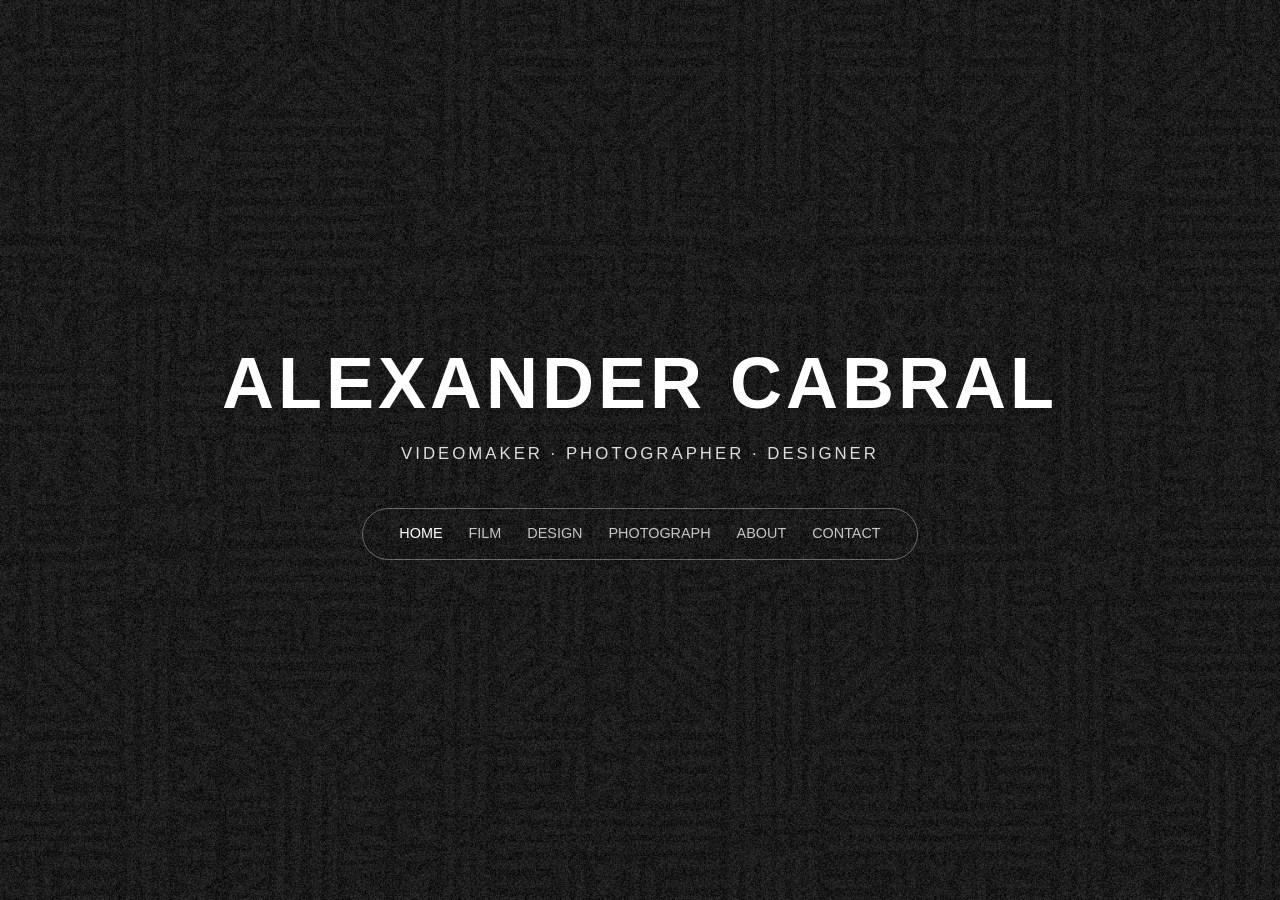
<file: index.html>
<!DOCTYPE html>
<html lang="pt">
<head>
<meta charset="UTF-8">
<meta name="viewport" content="width=device-width, initial-scale=1.0">
<title>Alexander Cabral</title>

<!-- Bootstrap -->
<link href="https://cdn.jsdelivr.net/npm/bootstrap@5.3.3/dist/css/bootstrap.min.css" rel="stylesheet">

<!-- CSS -->
<link rel="stylesheet" href="style.css">
</head>

<body>

<section class="hero">
  <div class="hero-content">

    <h1 class="name">ALEXANDER CABRAL</h1>

    <p class="roles">
      VIDEOMAKER · PHOTOGRAPHER · DESIGNER
    </p>

    <nav class="menu-pill">
      <a href="index.html" class="active">HOME</a>
      <a href="film.html">FILM</a>
      <a href="design.html">DESIGN</a>
      <a href="photograph.html">PHOTOGRAPH</a>
      <a href="about.html">ABOUT</a>
      <a href="contact.html">CONTACT</a>
    </nav>

  </div>
</section>

<script src="https://cdn.jsdelivr.net/npm/bootstrap@5.3.3/dist/js/bootstrap.bundle.min.js"></script>
</body>
</html>
</file>
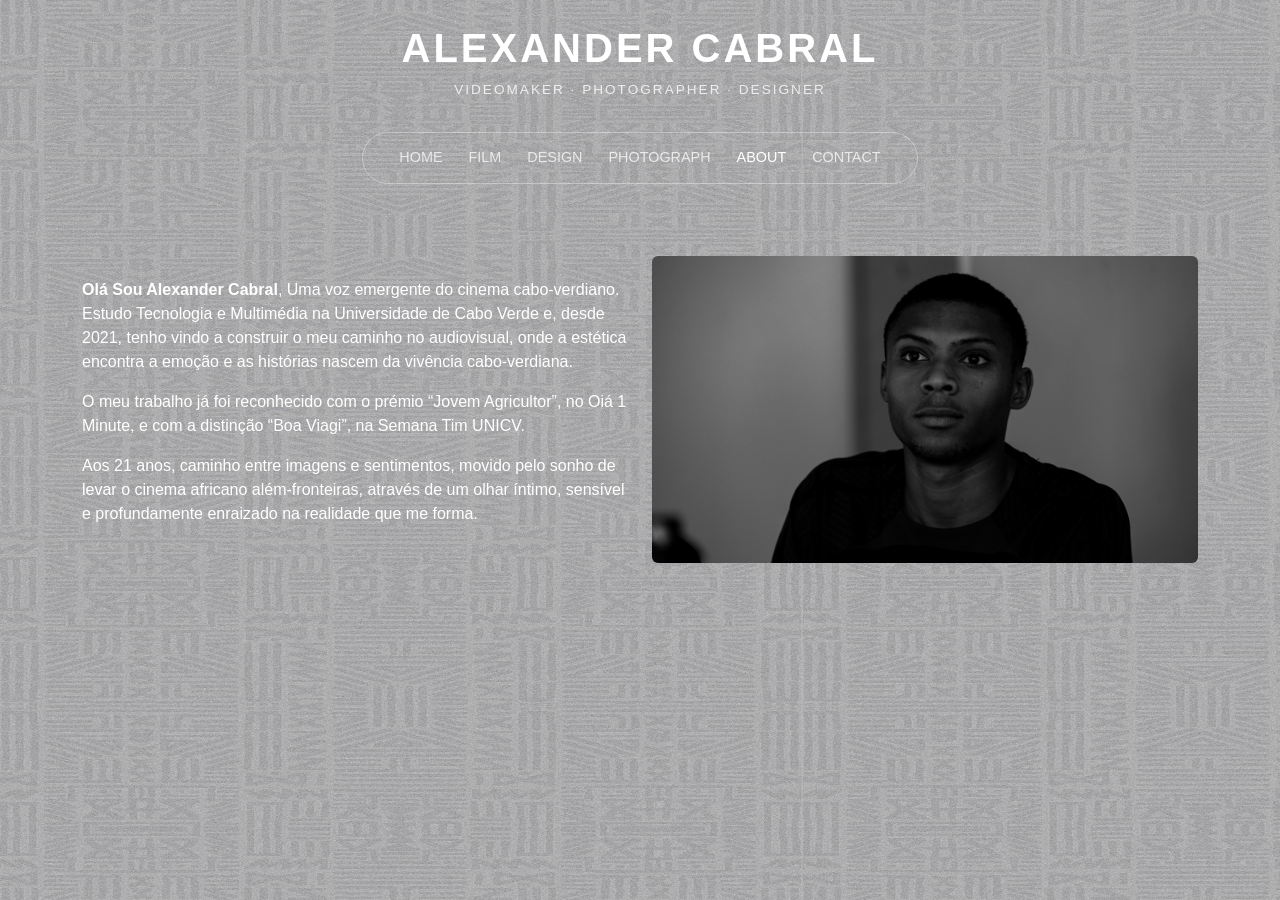
<file: about.html>
<!DOCTYPE html>
<html lang="pt">
<head>
    <meta charset="UTF-8">
    <title>About | Alexander Cabral</title>
    <link href="https://cdn.jsdelivr.net/npm/bootstrap@5.3.3/dist/css/bootstrap.min.css" rel="stylesheet">
    <link rel="stylesheet" href="style.css">
    
</head>

<body class="bg-page">

<header class="text-center py-4">
    <h1 class="site-title">ALEXANDER CABRAL</h1>
    <p class="site-subtitle">VIDEOMAKER · PHOTOGRAPHER · DESIGNER</p>

    <nav class="menu-pill mt-3">
        <a href="index.html">HOME</a>
        <a href="film.html">FILM</a>
        <a href="design.html">DESIGN</a>
        <a href="photograph.html">PHOTOGRAPH</a>
        <a href="about.html" class="active">ABOUT</a>
        <a href="contact.html">CONTACT</a>
    </nav>
</header>

<main class="container py-5">
    <div class="row align-items-center">
        <div class="col-md-6">
            <p>
                 <strong>Olá Sou Alexander Cabral</strong>,
                Uma voz emergente do cinema cabo-verdiano. 
                Estudo Tecnologia e Multimédia na Universidade de Cabo Verde e, 
                desde 2021, tenho vindo a construir o meu caminho no audiovisual, 
                onde a estética encontra a emoção e as histórias nascem da vivência cabo-verdiana.
            </p>

            <p>
                O meu trabalho já foi reconhecido com o prémio 
                “Jovem Agricultor”, no Oiá 1 Minute, e com a distinção 
                “Boa Viagi”, na Semana Tim UNICV. 
            <p>  
                Aos 21 anos, caminho entre imagens e sentimentos, movido 
                pelo sonho de levar o cinema africano além-fronteiras, 
                através de um olhar íntimo, sensível e profundamente 
                enraizado na realidade que me forma.
            </p>
        </div>
<!-- IMAGEM -->
 <div class="col-md-6 text-center">
  <img src="img/2L9A2388-2.JPG"
       alt="Alexander Cabral"
       class="img-fluid rounded">
</div>
</file>
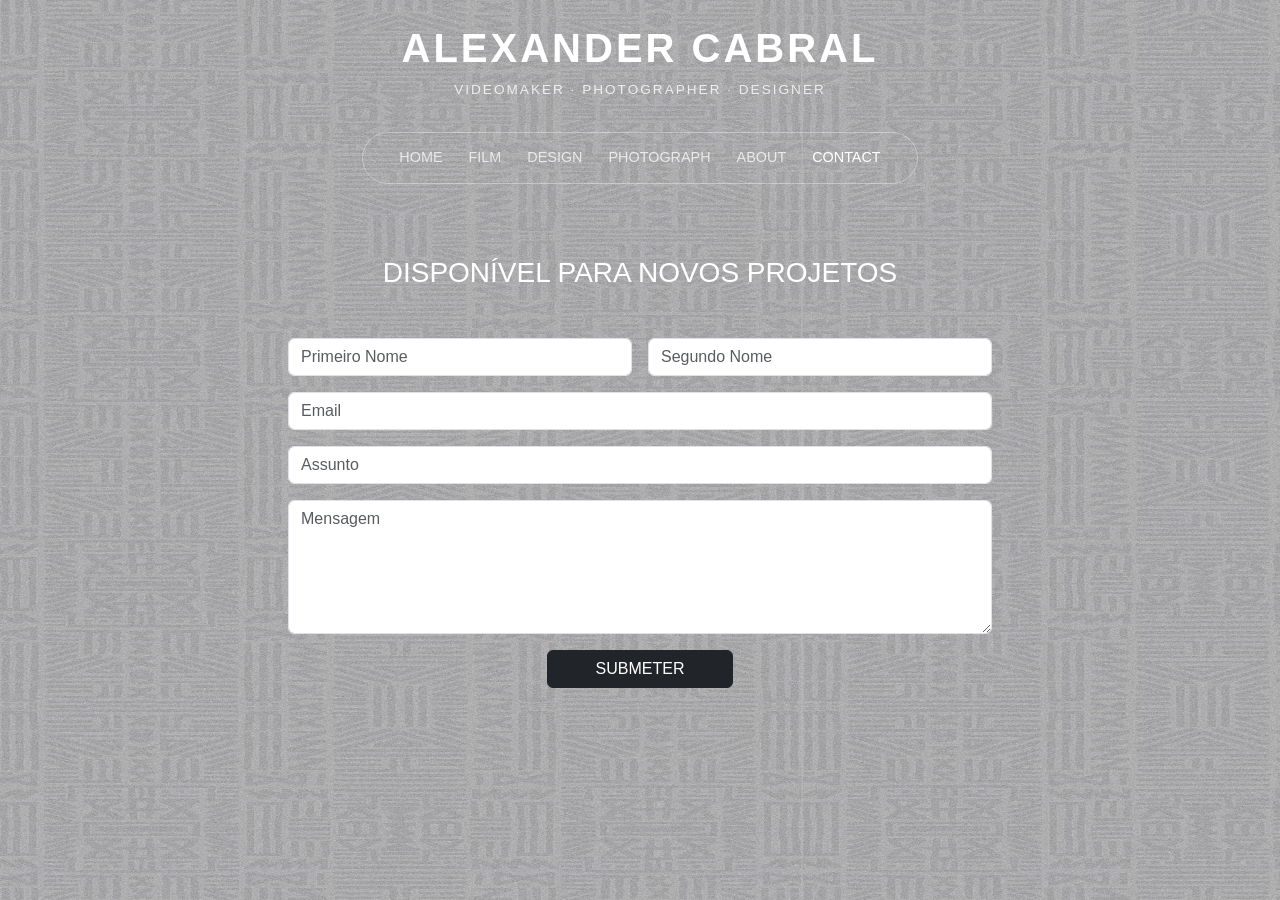
<file: contact.html>
<!DOCTYPE html>
<html lang="pt">
<head>
<meta charset="UTF-8">
<title>Contact | Alexander Cabral</title>

<link href="https://cdn.jsdelivr.net/npm/bootstrap@5.3.3/dist/css/bootstrap.min.css" rel="stylesheet">
<link rel="stylesheet" href="style.css">
</head>

<body class="bg-page">

<!-- HEADER -->
<header class="text-center py-4">
  <h1 class="site-title">ALEXANDER CABRAL</h1>
  <p class="site-subtitle">VIDEOMAKER · PHOTOGRAPHER · DESIGNER</p>

  <nav class="menu-pill mt-3">
    <a href="index.html">HOME</a>
    <a href="film.html">FILM</a>
    <a href="design.html">DESIGN</a>
    <a href="photograph.html">PHOTOGRAPH</a>
    <a href="about.html">ABOUT</a>
    <a href="contact.html" class="active">CONTACT</a>
  </nav>
</header>

<!-- CONTEÚDO -->
<main class="container py-5">

  <h3 class="text-center mb-5">DISPONÍVEL PARA NOVOS PROJETOS</h3>

  <!-- FORMULÁRIO FUNCIONAL -->
  <form 
    class="row g-3 mx-auto" 
    style="max-width: 720px;"
    action="https://formspree.io/f/mojevyjv"
    method="POST"
  >

    <div class="col-md-6">
      <input 
        type="text" 
        name="first_name"
        class="form-control" 
        placeholder="Primeiro Nome" 
        required>
    </div>

    <div class="col-md-6">
      <input 
        type="text" 
        name="last_name"
        class="form-control" 
        placeholder="Segundo Nome" 
        required>
    </div>

    <div class="col-12">
      <input 
        type="email" 
        name="email"
        class="form-control" 
        placeholder="Email" 
        required>
    </div>

    <div class="col-12">
      <input 
        type="text" 
        name="subject"
        class="form-control" 
        placeholder="Assunto">
    </div>

    <div class="col-12">
      <textarea 
        class="form-control" 
        name="message"
        rows="5" 
        placeholder="Mensagem"
        required></textarea>
    </div>

    <!-- Proteção básica contra spam -->
    <input type="hidden" name="_captcha" value="false">

    <!-- Mensagem de sucesso -->
    <input type="hidden" name="_next" value="thankyou.html">

    <div class="col-12 text-center">
      <button type="submit" class="btn btn-dark px-5">
        SUBMETER
      </button>
    </div>

  </form>

</main>

</body>
</html>
</file>
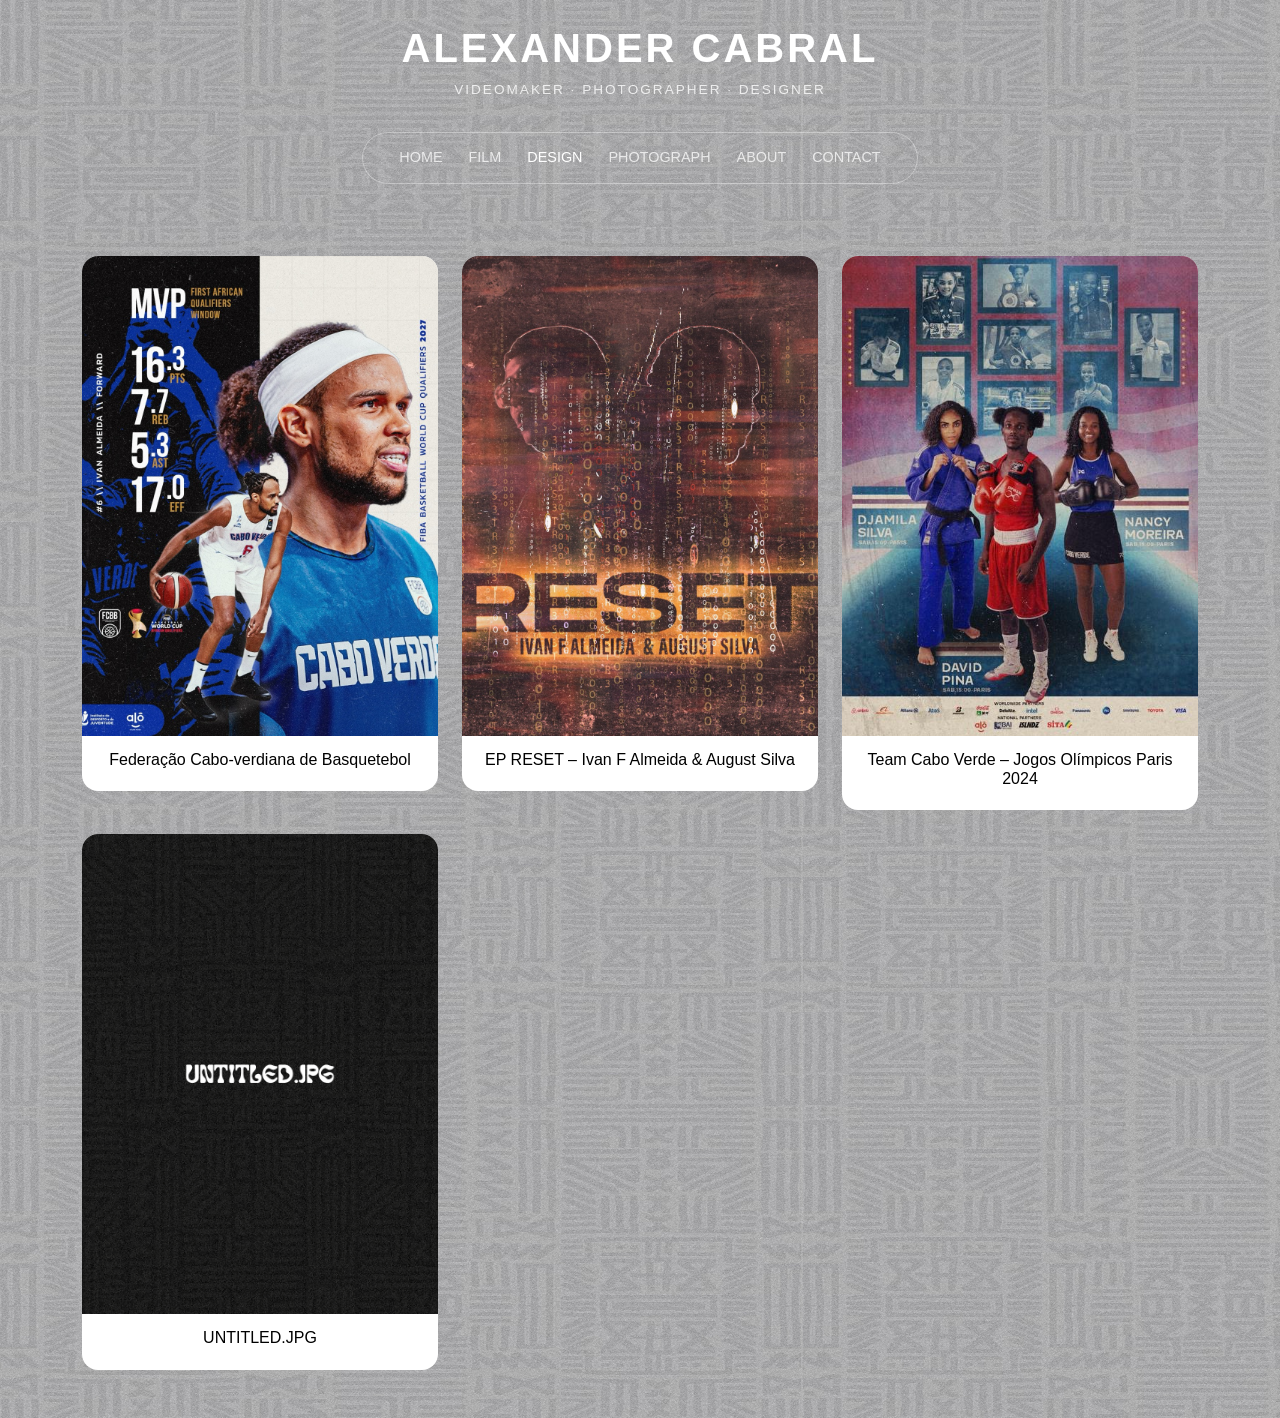
<file: design.html>
<!DOCTYPE html>
<html lang="pt">
<head>
<meta charset="UTF-8">
<title>Design | Alexander Cabral</title>

<link href="https://cdn.jsdelivr.net/npm/bootstrap@5.3.3/dist/css/bootstrap.min.css" rel="stylesheet">
<link rel="stylesheet" href="style.css">
</head>

<body class="bg-page">

<header class="text-center py-4">
  <h1 class="site-title">ALEXANDER CABRAL</h1>
  <p class="site-subtitle">VIDEOMAKER · PHOTOGRAPHER · DESIGNER</p>

  <nav class="menu-pill mt-3">
    <a href="index.html">HOME</a>
    <a href="film.html">FILM</a>
    <a href="design.html" class="active">DESIGN</a>
    <a href="photograph.html">PHOTOGRAPH</a>
    <a href="about.html">ABOUT</a>
    <a href="contact.html">CONTACT</a>
  </nav>
</header>

<main class="container py-5">
  <div class="row g-4">

    <!-- FEDERAÇÃO -->
    <div class="col-md-6 col-lg-4">
      <div class="film-card">
        <a href="federacao.html">
          <div class="film-thumb" style="background-image:url('img/Ivan MVP_.png')"></div>
        </a>
        <div class="film-info">
          <h5>Federação Cabo-verdiana de Basquetebol</h5>
        </div>
      </div>
    </div>

    <!-- EP RESET -->
    <div class="col-md-6 col-lg-4">
      <div class="film-card">
        <a href="reset.html">
          <div class="film-thumb" style="background-image:url('img/Kapa Cover.png')"></div>
        </a>
        <div class="film-info">
          <h5>EP RESET – Ivan F Almeida & August Silva</h5>
        </div>
      </div>
    </div>

    <!-- TEAM CABO VERDE -->
    <div class="col-md-6 col-lg-4">
      <div class="film-card">
        <a href="teamcv.html">
          <div class="film-thumb" style="background-image:url('img/jo2024.JPG')"></div>
        </a>
        <div class="film-info">
          <h5>Team Cabo Verde – Jogos Olímpicos Paris 2024</h5>
        </div>
      </div>
    </div>

    <!-- UNTITLED -->
    <div class="col-md-6 col-lg-4">
      <div class="film-card">
        <a href="untitled.html">
          <div class="film-thumb" style="background-image:url('img/UNTITLED.png')"></div>
        </a>
        <div class="film-info">
          <h5>UNTITLED.JPG</h5>
        </div>
      </div>
    </div>

  </div>
</main>

<script src="https://cdn.jsdelivr.net/npm/bootstrap@5.3.3/dist/js/bootstrap.bundle.min.js"></script>
</body>
</html>
</file>
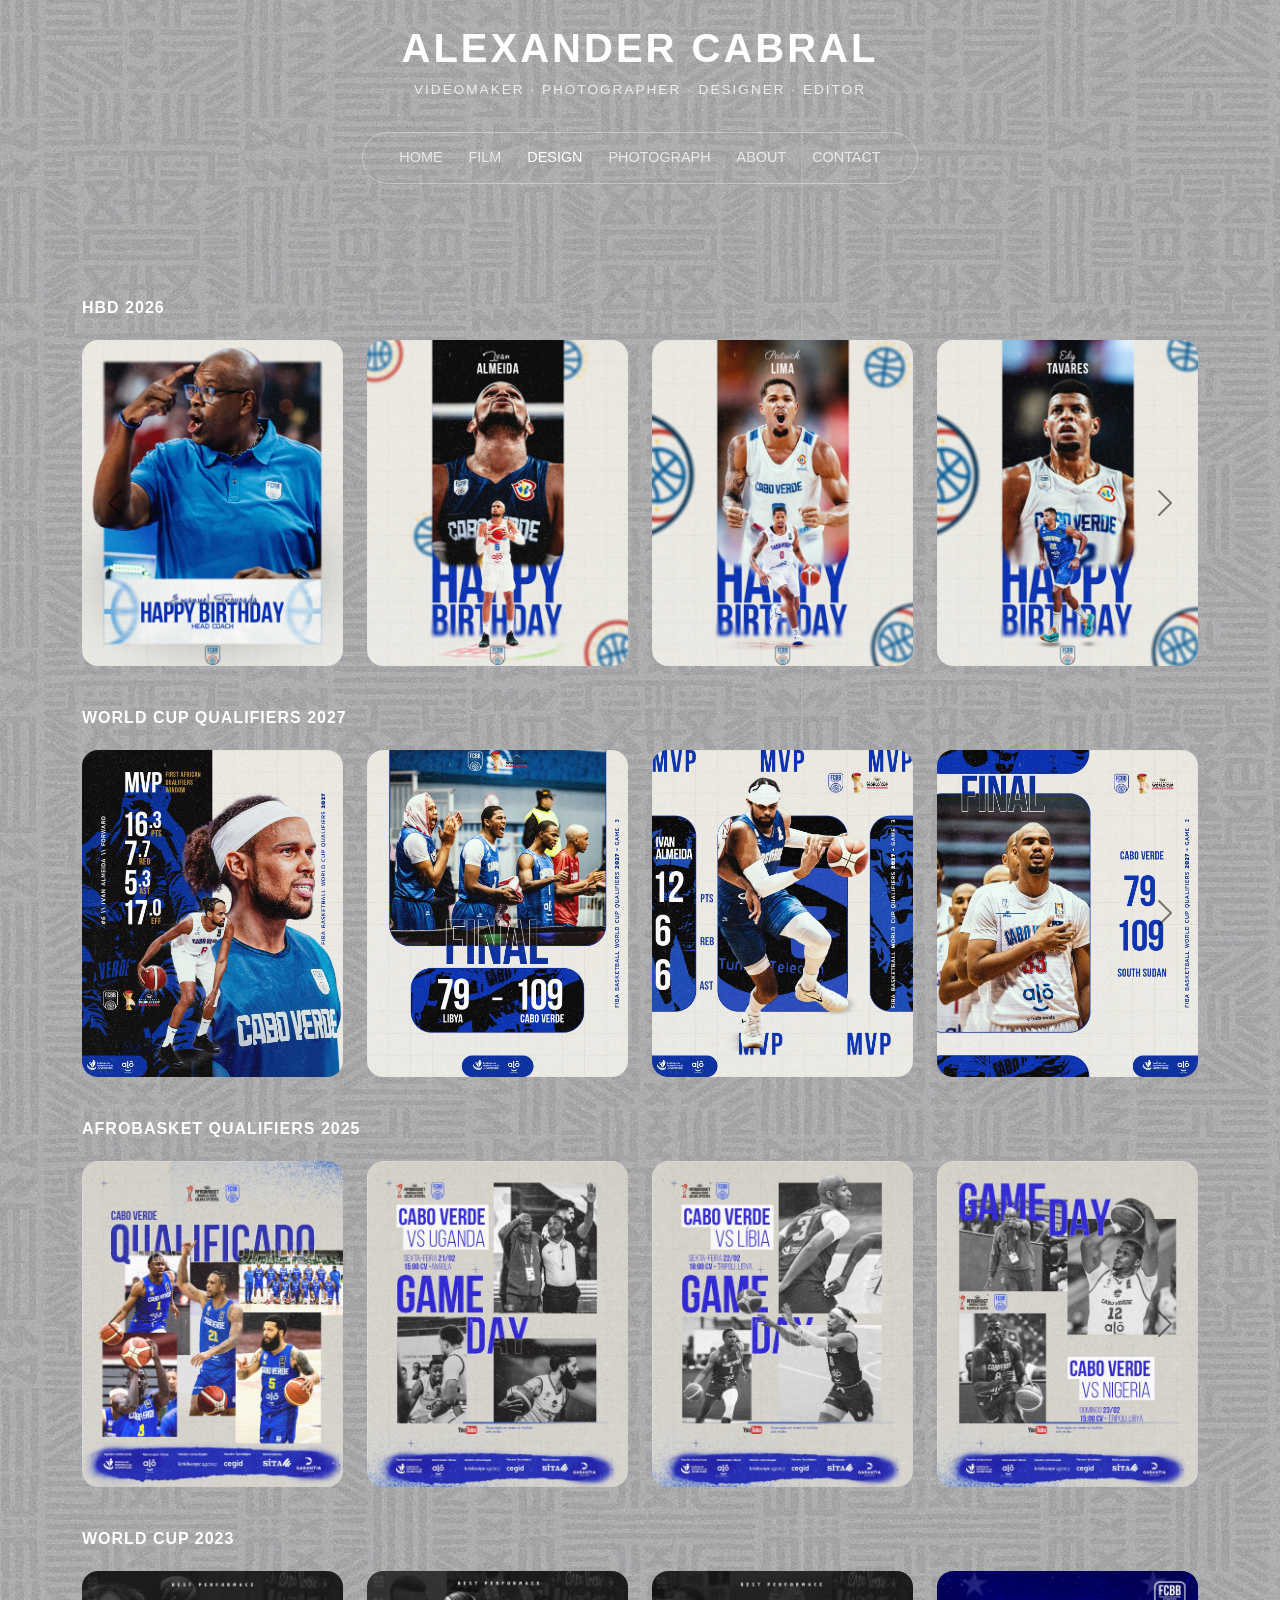
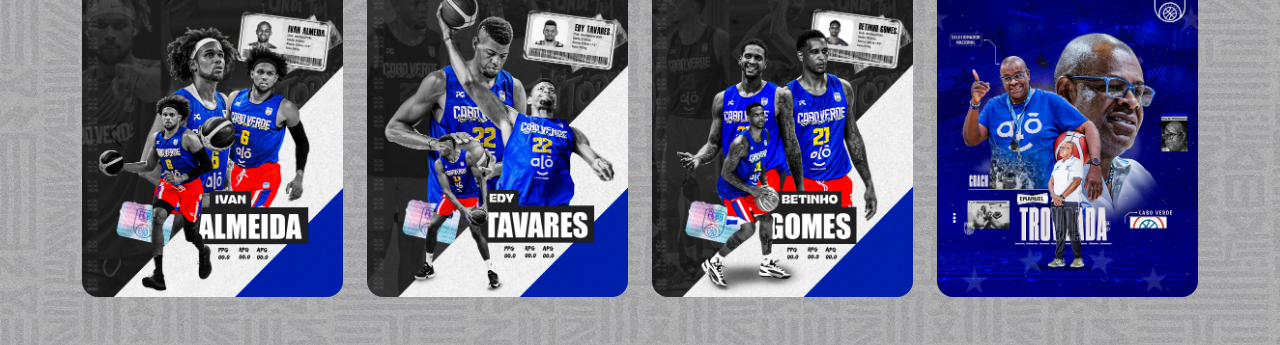
<file: federacao.html>
<!DOCTYPE html>
<html lang="pt">
<head>
<meta charset="UTF-8">
<meta name="viewport" content="width=device-width, initial-scale=1.0">
<title>Design | Alexander Cabral</title>

<link href="https://cdn.jsdelivr.net/npm/bootstrap@5.3.3/dist/css/bootstrap.min.css" rel="stylesheet">
<link rel="stylesheet" href="style.css">

<style>
.section-title{
  font-weight:600;
  letter-spacing:1px;
  margin:40px 0 20px;
}

.design-card img{
  width:100%;
  border-radius:16px;
  transition:transform .4s ease;
}

.design-card:hover img{
  transform:scale(1.05);
}
</style>
</head>

<body class="bg-page">

<header class="text-center py-4">
<h1 class="site-title">ALEXANDER CABRAL</h1>
<p class="site-subtitle">VIDEOMAKER · PHOTOGRAPHER · DESIGNER · EDITOR</p>

<nav class="menu-pill mt-3">
<a href="index.html">HOME</a>
<a href="film.html">FILM</a>
<a href="design.html" class="active">DESIGN</a>
<a href="photograph.html">PHOTOGRAPH</a>
<a href="about.html">ABOUT</a>
<a href="contact.html">CONTACT</a>
</nav>
</header>

<main class="container py-5">
  
<!-- ================= HBD ================= -->
<div class="section-title">HBD 2026</div>

<div id="hbd2026" class="carousel slide" data-bs-ride="false">
<div class="carousel-inner">

<!-- SLIDE 1 -->
<div class="carousel-item active">
<div class="row g-4">
<div class="col-md-3"><div class="design-card"><img src="img/HBD/HBD Coach_v2.png"></div></div>
<div class="col-md-3"><div class="design-card"><img src="img/HBD/HBD Players Ivan_v2.png"></div></div>
<div class="col-md-3"><div class="design-card"><img src="img/HBD/HBD Players Lima_v2.png"></div></div>
<div class="col-md-3"><div class="design-card"><img src="img/HBD/HBD Players EDY_v1.png"></div></div>
</div>
</div>
<!-- SLIDE 2 -->
<div class="carousel-item">
<div class="row g-4">
<div class="col-md-3"><div class="design-card"><img src="img/HBD/HBD Doctor_v2.png"></div></div>

</div>
</div>
  

</div>

<button class="carousel-control-prev" type="button" data-bs-target="#hbd2026" data-bs-slide="prev">
<span class="carousel-control-prev-icon"></span>
</button>

<button class="carousel-control-next" type="button" data-bs-target="#hbd2026" data-bs-slide="next">
<span class="carousel-control-next-icon"></span>
</button>
</div>

<!-- ================= WORLD CUP QUALIFIERS 2027 ================= -->
<div class="section-title">WORLD CUP QUALIFIERS 2027</div>

<div id="wc2027" class="carousel slide" data-bs-ride="false">
<div class="carousel-inner">

<!-- SLIDE 1 -->
<div class="carousel-item active">
<div class="row g-4">
<div class="col-md-3"><div class="design-card"><img src="img/Ivan MVP_.png"></div></div>
<div class="col-md-3"><div class="design-card"><img src="img/Game Day3 Resultado1.png"></div></div>
<div class="col-md-3"><div class="design-card"><img src="img/Game Day MVP_V2.png"></div></div>
<div class="col-md-3"><div class="design-card"><img src="img/Game Day2 QUALIFIERS 2027.png"></div></div>
</div>
</div>

<!-- SLIDE 2 -->
<div class="carousel-item">
<div class="row g-4">
<div class="col-md-3"><div class="design-card"><img src="img/Game Day Resultado.png"></div></div>
<div class="col-md-3"><div class="design-card"><img src="img/Game Day QUALIFIERS 2027.png"></div></div>
<div class="col-md-3"><div class="design-card"><img src="img/Game Day 3 QUALIFIERS 2027.png"></div></div>
<div class="col-md-3"><div class="design-card"><img src="img/Game Day MVP.png"></div></div>
</div>
</div>

</div>

<button class="carousel-control-prev" type="button" data-bs-target="#wc2027" data-bs-slide="prev">
<span class="carousel-control-prev-icon"></span>
</button>

<button class="carousel-control-next" type="button" data-bs-target="#wc2027" data-bs-slide="next">
<span class="carousel-control-next-icon"></span>
</button>
</div>


<!-- ================= AFROBASKET QUALIFIERS 2025 ================= -->
<div class="section-title">AFROBASKET QUALIFIERS 2025</div>

<div id="afro2025" class="carousel slide" data-bs-ride="false">
<div class="carousel-inner">

<div class="carousel-item active">
<div class="row g-4">
<div class="col-md-3"><div class="design-card"><img src="img/25/CV Qualificado.png"></div></div>
<div class="col-md-3"><div class="design-card"><img src="img/25/Game Day Uganda.png"></div></div>
<div class="col-md-3"><div class="design-card"><img src="img/25/Game Day Libia.png"></div></div>
<div class="col-md-3"><div class="design-card"><img src="img/25/Game Day Nigeria.png"></div></div>
</div>
</div>

<div class="carousel-item">
<div class="row g-4">
<div class="col-md-3"><div class="design-card"><img src="img/25/Final game Libia.png"></div></div>
<div class="col-md-3"><div class="design-card"><img src="img/25/Final game Nigeria.png"></div></div>
<div class="col-md-3"><div class="design-card"><img src="img/25/Final game.png"></div></div>
<div class="col-md-3"><div class="design-card"><img src="img/25/Giannis.png"></div></div>
</div>
</div>

</div>

<button class="carousel-control-prev" type="button" data-bs-target="#afro2025" data-bs-slide="prev">
<span class="carousel-control-prev-icon"></span>
</button>

<button class="carousel-control-next" type="button" data-bs-target="#afro2025" data-bs-slide="next">
<span class="carousel-control-next-icon"></span>
</button>
</div>


<!-- ================= WORLD CUP 2023 ================= -->
<div class="section-title">WORLD CUP 2023</div>

<div id="wc2023" class="carousel slide" data-bs-ride="false">
<div class="carousel-inner">

<div class="carousel-item active">
<div class="row g-4">
<div class="col-md-3"><div class="design-card"><img src="img/23/Design test BESTPERFORMACE.png"></div></div>
<div class="col-md-3"><div class="design-card"><img src="img/23/Edy Tavares_BP.png"></div></div>
<div class="col-md-3"><div class="design-card"><img src="img/23/Betinho_BP.png"></div></div>
<div class="col-md-3"><div class="design-card"><img src="img/23/Coach Trovoada.png"></div></div>

</div>
</div>


<div class="carousel-item">
<div class="row g-4">
<div class="col-md-3"><div class="design-card"><img src="img/23/Shene Post.png"></div></div>
<div class="col-md-3"><div class="design-card"><img src="img/23/Anim Delgado Post.png"></div></div>
<div class="col-md-3"><div class="design-card"><img src="img/23/Design UTUTV_V1.png"></div></div>
<div class="col-md-3"><div class="design-card"><img src="img/23/FBB_Calendario-v7.png"></div></div>
</div>
</div>



</div>

<button class="carousel-control-prev" type="button" data-bs-target="#wc2023" data-bs-slide="prev">
<span class="carousel-control-prev-icon"></span>
</button>

<button class="carousel-control-next" type="button" data-bs-target="#wc2023" data-bs-slide="next">
<span class="carousel-control-next-icon"></span>
</button>
</div>

</main>

<script src="https://cdn.jsdelivr.net/npm/bootstrap@5.3.3/dist/js/bootstrap.bundle.min.js"></script>
</body>
</html>
</file>
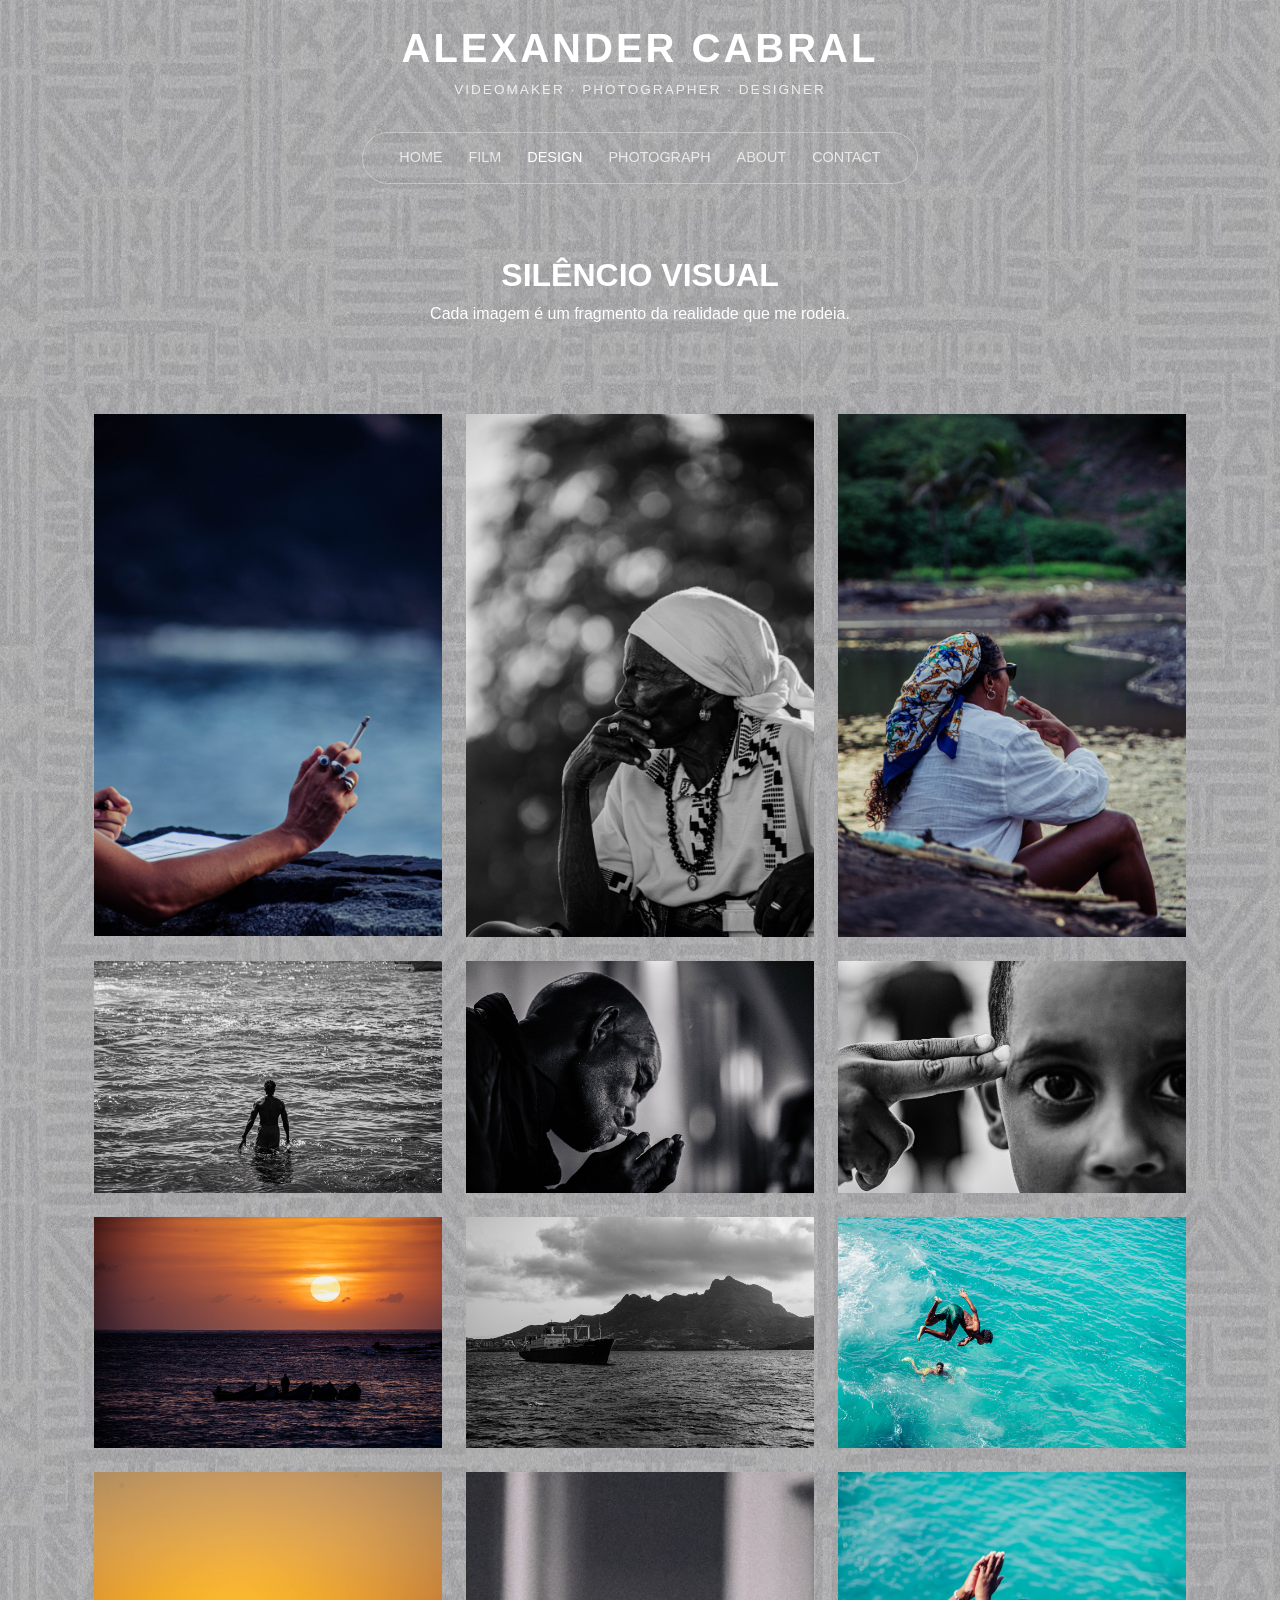
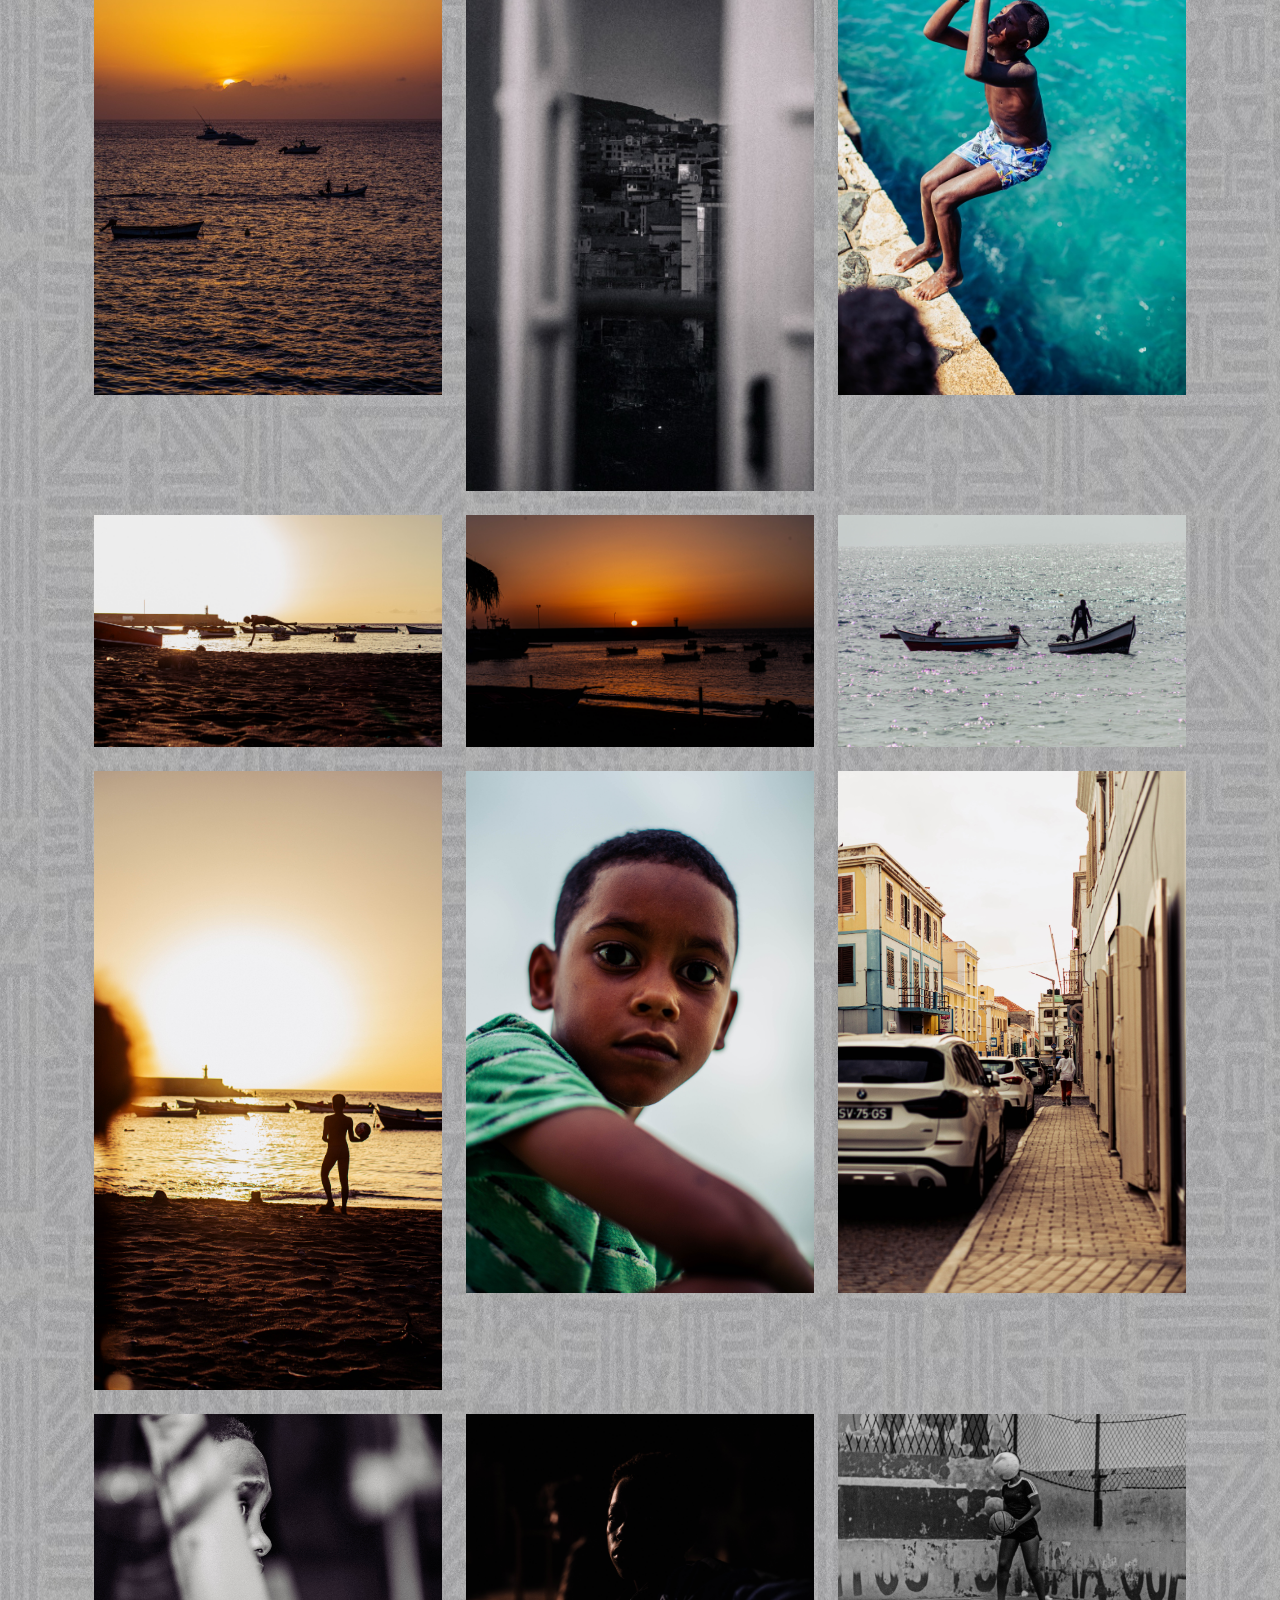
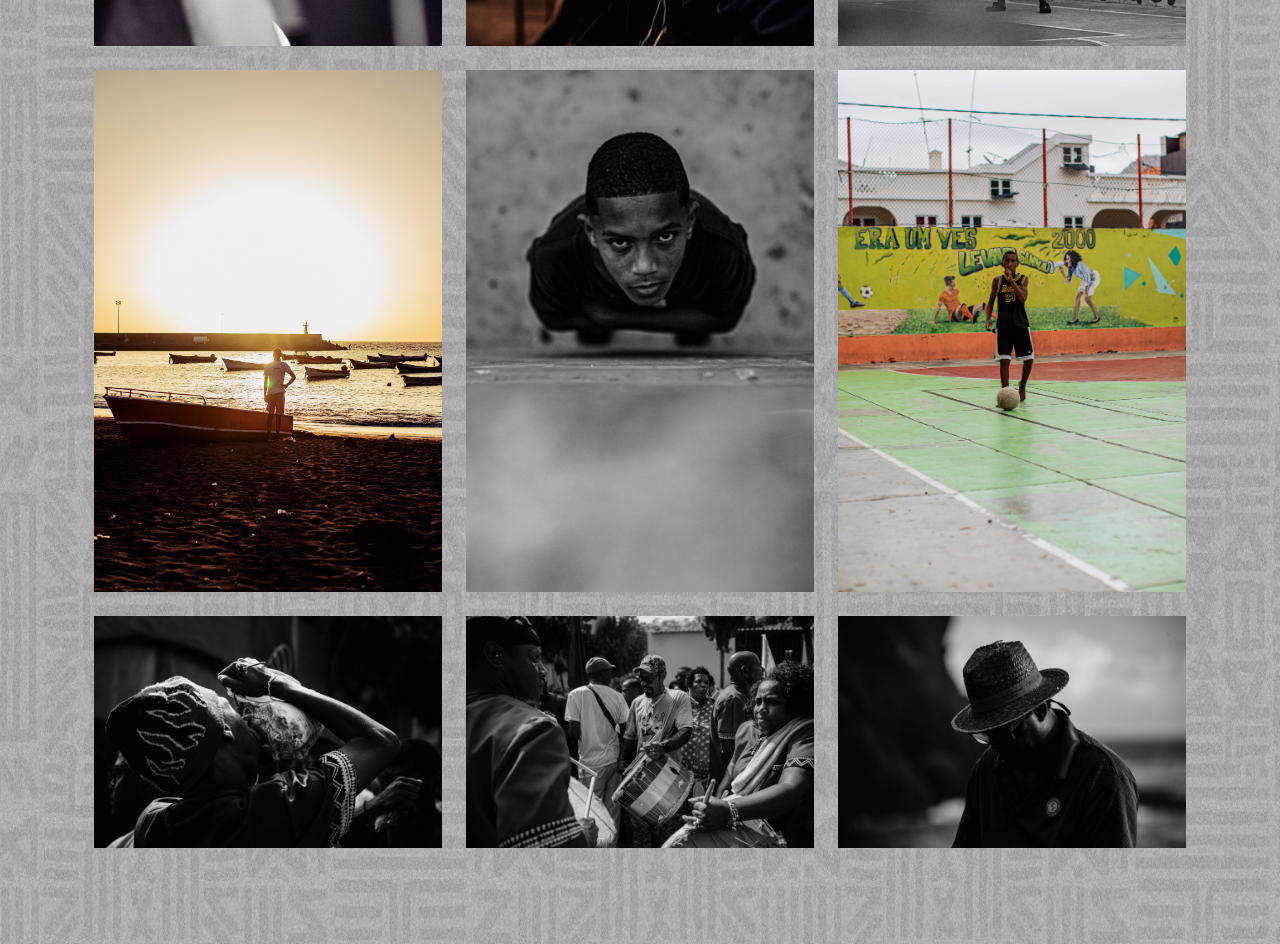
<file: photograph.html>
<!DOCTYPE html>
<html lang="pt">
<head>
<meta charset="UTF-8">
<title>Photograph | Alexander Cabral</title>

<!-- Bootstrap -->
<link href="https://cdn.jsdelivr.net/npm/bootstrap@5.3.3/dist/css/bootstrap.min.css" rel="stylesheet">

<!-- CSS -->
<link rel="stylesheet" href="style.css">

<style>
/* TÍTULO */
.reset-title {
  text-align: center;
  margin-bottom: 40px;
}

.reset-title h2 {
  font-weight: 600;
}
</style>
</head>

<body class="bg-page">

<!-- HEADER -->
<header class="text-center py-4">
<h1 class="site-title">ALEXANDER CABRAL</h1>
<p class="site-subtitle">VIDEOMAKER · PHOTOGRAPHER · DESIGNER</p>

<nav class="menu-pill mt-3">
<a href="index.html">HOME</a>
<a href="film.html">FILM</a>
<a href="design.html" class="active">DESIGN</a>
<a href="photograph.html">PHOTOGRAPH</a>
<a href="about.html">ABOUT</a>
<a href="contact.html">CONTACT</a>
</nav>
</header>

<!-- CONTEÚDO -->
<main class="container py-5">

  <!-- TEXTO CENTRAL -->
  <div class="reset-title">
    <h2>SILÊNCIO VISUAL</h2>
    <p>
      Cada imagem é um fragmento da realidade que me rodeia.
    </p>
  </div>

<main class="container py-5">
<div class="row g-4">

<!-- FOTO 1 -->
<div class="col-md-4">
  <div class="photo-card">
    <img src="img/2L9A8152.jpg" class="img-fluid" alt="">
  </div>
</div>

<!-- FOTO 6 -->
<div class="col-md-4">
  <div class="photo-card">
    <img src="img/2L9A3366-2.jpg" class="img-fluid" alt="">
  </div>
</div>

<!-- FOTO 4 -->
<div class="col-md-4">
  <div class="photo-card">
    <img src="img/2L9A3207.jpg" class="img-fluid" alt="">
  </div>
</div>

<!-- FOTO 2 -->
<div class="col-md-4">
  <div class="photo-card">
    <img src="img/2L9A7234-2.png" class="img-fluid" alt="">
  </div>
</div>

<!-- FOTO 2 -->
<div class="col-md-4">
  <div class="photo-card">
    <img src="img/2L9A8529.jpg" class="img-fluid" alt="">
  </div>
</div>

<!-- FOTO 5 -->
<div class="col-md-4">
  <div class="photo-card">
    <img src="img/0C4A0526.jpg" class="img-fluid" alt="">
  </div>
</div>

<!-- FOTO 8 -->
<div class="col-md-4">
  <div class="photo-card">
    <img src="img/2L9A6539.jpg" class="img-fluid" alt="">
  </div>
</div>

<!-- FOTO 8 -->
<div class="col-md-4">
  <div class="photo-card">
    <img src="img/0C4A1573.jpg" class="img-fluid" alt="">
  </div>
</div>

<!-- FOTO 7 -->
<div class="col-md-4">
  <div class="photo-card">
    <img src="img/2L9A3834.jpg" class="img-fluid" alt="">
  </div>
</div>

<!-- FOTO 7 -->
<div class="col-md-4">
  <div class="photo-card">
    <img src="img/2L9A4169.jpg" class="img-fluid" alt="">
  </div>
</div>

<!-- FOTO 7 -->
<div class="col-md-4">
  <div class="photo-card">
    <img src="img/Street.png" class="img-fluid" alt="">
  </div>
</div>

<!-- FOTO 8 -->
<div class="col-md-4">
  <div class="photo-card">
    <img src="img/2L9A3795.jpg" class="img-fluid" alt="">
  </div>
</div>

<!-- FOTO 9 -->
<div class="col-md-4">
  <div class="photo-card">
    <img src="img/P/2L9A2699.jpg" class="img-fluid" alt="">
  </div>
</div>

<!-- FOTO 10 -->
<div class="col-md-4">
  <div class="photo-card">
    <img src="img/P/2L9A2892.jpg" class="img-fluid" alt="">
  </div>
</div>

<!-- FOTO 11 -->
<div class="col-md-4">
  <div class="photo-card">
    <img src="img/P/2L9A5427.jpg" class="img-fluid" alt="">
  </div>
</div>

<!-- FOTO 9 -->
<div class="col-md-4">
  <div class="photo-card">
    <img src="img/P/2L9A2759.jpg" class="img-fluid" alt="">
  </div>
</div>

<!-- FOTO 10 -->
<div class="col-md-4">
  <div class="photo-card">
    <img src="img/P/2L9A3411.jpg" class="img-fluid" alt="">
  </div>
</div>

<!-- FOTO 11 -->
<div class="col-md-4">
  <div class="photo-card">
    <img src="img/P/2L9A4843.jpg" class="img-fluid" alt="">
  </div>
</div>
<!-- FOTO 12 -->
<div class="col-md-4">
  <div class="photo-card">
    <img src="img/P/2L9A8460-2.jpg" class="img-fluid" alt="">
  </div>
</div>

<!-- FOTO 13 -->
<div class="col-md-4">
  <div class="photo-card">
    <img src="img/P/2L9A3976.jpg" class="img-fluid" alt="">
  </div>
</div>

<!-- FOTO 14 -->
<div class="col-md-4">
  <div class="photo-card">
    <img src="img/P/0C4A0745.jpg" class="img-fluid" alt="">
  </div>
</div>


<!-- FOTO 13 -->
<div class="col-md-4">
  <div class="photo-card">
    <img src="img/P/2L9A2732.jpg" class="img-fluid" alt="">
  </div>
</div>

<!-- FOTO 12 -->
<div class="col-md-4">
  <div class="photo-card">
    <img src="img/P/0C4A0616.jpg" class="img-fluid" alt="">
  </div>
</div>

<!-- FOTO 14 -->
<div class="col-md-4">
  <div class="photo-card">
    <img src="img/P/2L9A3552.jpg" class="img-fluid" alt="">
  </div>
</div>

<!-- FOTO 13 -->
<div class="col-md-4">
  <div class="photo-card">
    <img src="img/P/2L9A9587.jpg" class="img-fluid" alt="">
  </div>
</div>

<!-- FOTO 12 -->
<div class="col-md-4">
  <div class="photo-card">
    <img src="img/P/2L9A9706.jpg" class="img-fluid" alt="">
  </div>
</div>

<!-- FOTO 14 -->
<div class="col-md-4">
  <div class="photo-card">
    <img src="img/P/2L9A8088.jpg" class="img-fluid" alt="">
  </div>
</div>


</div>
</main>

</body>
</html>
</file>
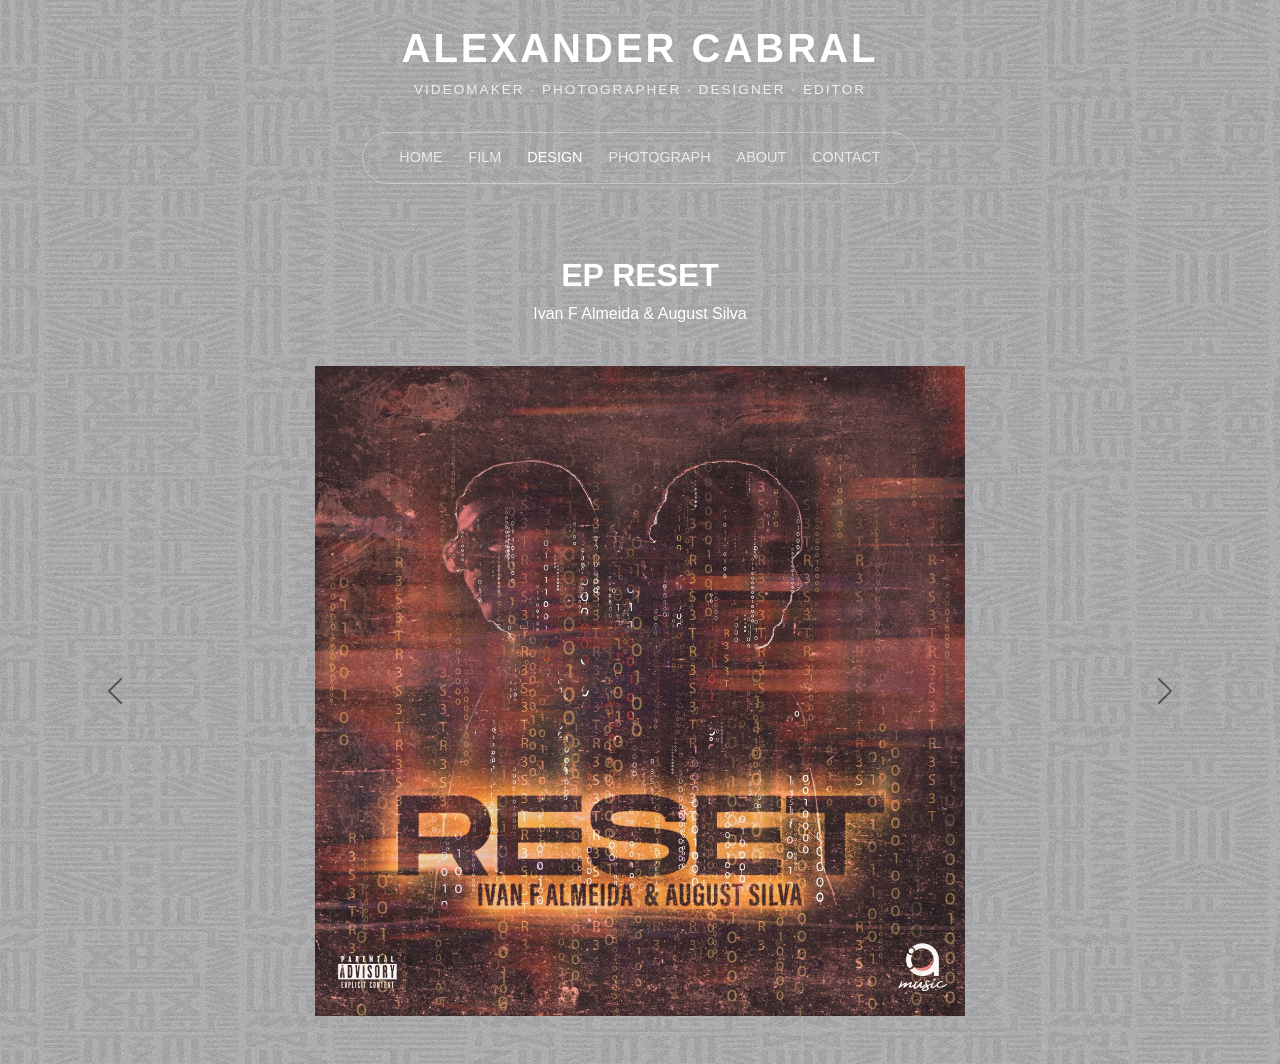
<file: reset.html>
<!DOCTYPE html>
<html lang="pt">
<head>
<meta charset="UTF-8">
<meta name="viewport" content="width=device-width, initial-scale=1.0">
<title>EP RESET | Alexander Cabral</title>

<!-- Bootstrap -->
<link href="https://cdn.jsdelivr.net/npm/bootstrap@5.3.3/dist/css/bootstrap.min.css" rel="stylesheet">

<!-- CSS -->
<link rel="stylesheet" href="style.css">

<style>
/* TÍTULO */
.reset-title {
  text-align: center;
  margin-bottom: 40px;
}

.reset-title h2 {
  font-weight: 600;
}

/* REMOVE QUALQUER FUNDO DO CAROUSEL */
.reset-carousel,
.reset-carousel .carousel-inner,
.reset-carousel .carousel-item {
  background: transparent !important;
}

/* IMAGENS */
.reset-carousel img {
  width: 100%;
  max-height: 650px;
  object-fit: contain;
  background: transparent; /* ✅ REMOVIDO O PRETO */
  display: block;
  margin: auto;
}

/* SETAS */
.carousel-control-prev,
.carousel-control-next {
  background: transparent;
  width: 6%;
}

.carousel-control-prev-icon,
.carousel-control-next-icon {
  filter: invert(1); /* setas brancas */
}
</style>
</head>

<body class="bg-page">

<!-- HEADER -->
<header class="text-center py-4">
<h1 class="site-title">ALEXANDER CABRAL</h1>
<p class="site-subtitle">VIDEOMAKER · PHOTOGRAPHER · DESIGNER · EDITOR</p>

<nav class="menu-pill mt-3">
<a href="index.html">HOME</a>
<a href="film.html">FILM</a>
<a href="design.html" class="active">DESIGN</a>
<a href="photograph.html">PHOTOGRAPH</a>
<a href="about.html">ABOUT</a>
<a href="contact.html">CONTACT</a>
</nav>
</header>

<!-- CONTEÚDO -->
<main class="container py-5">

<!-- TÍTULO -->
<div class="reset-title">
<h2>EP RESET</h2>
<p>Ivan F Almeida & August Silva</p>
</div>

<!-- CAROUSEL -->
<div id="resetCarousel" class="carousel slide reset-carousel" data-bs-ride="carousel">

<div class="carousel-inner">

<div class="carousel-item active">
<img src="img/R/1-Kapa Cover.jpeg" alt="RESET Design 1">
</div>

<div class="carousel-item">
<img src="img/R/2-Sigui_Eh ka nada.jpeg" alt="RESET Design 2">
</div>

<div class="carousel-item">
<img src="img/R/3-Korreria.jpeg" alt="RESET Design 3">
</div>

<div class="carousel-item">
<img src="img/R/4-Fame.jpeg" alt="RESET Design 4">
</div>

<div class="carousel-item">
<img src="img/R/5-Call me loko-N'gosta di.jpeg" alt="RESET Design 5">
</div>

<div class="carousel-item">
<img src="img/R/6-Reset.jpeg" alt="RESET Design 6">
</div>

<div class="carousel-item">
<img src="img/R/7-Verso Cover.jpeg" alt="RESET Design 7">
</div>

</div>

<!-- CONTROLOS -->
<button class="carousel-control-prev" type="button" data-bs-target="#resetCarousel" data-bs-slide="prev">
<span class="carousel-control-prev-icon"></span>
</button>

<button class="carousel-control-next" type="button" data-bs-target="#resetCarousel" data-bs-slide="next">
<span class="carousel-control-next-icon"></span>
</button>

</div>

</main>

<!-- Bootstrap JS -->
<script src="https://cdn.jsdelivr.net/npm/bootstrap@5.3.3/dist/js/bootstrap.bundle.min.js"></script>

</body>
</html>
</file>
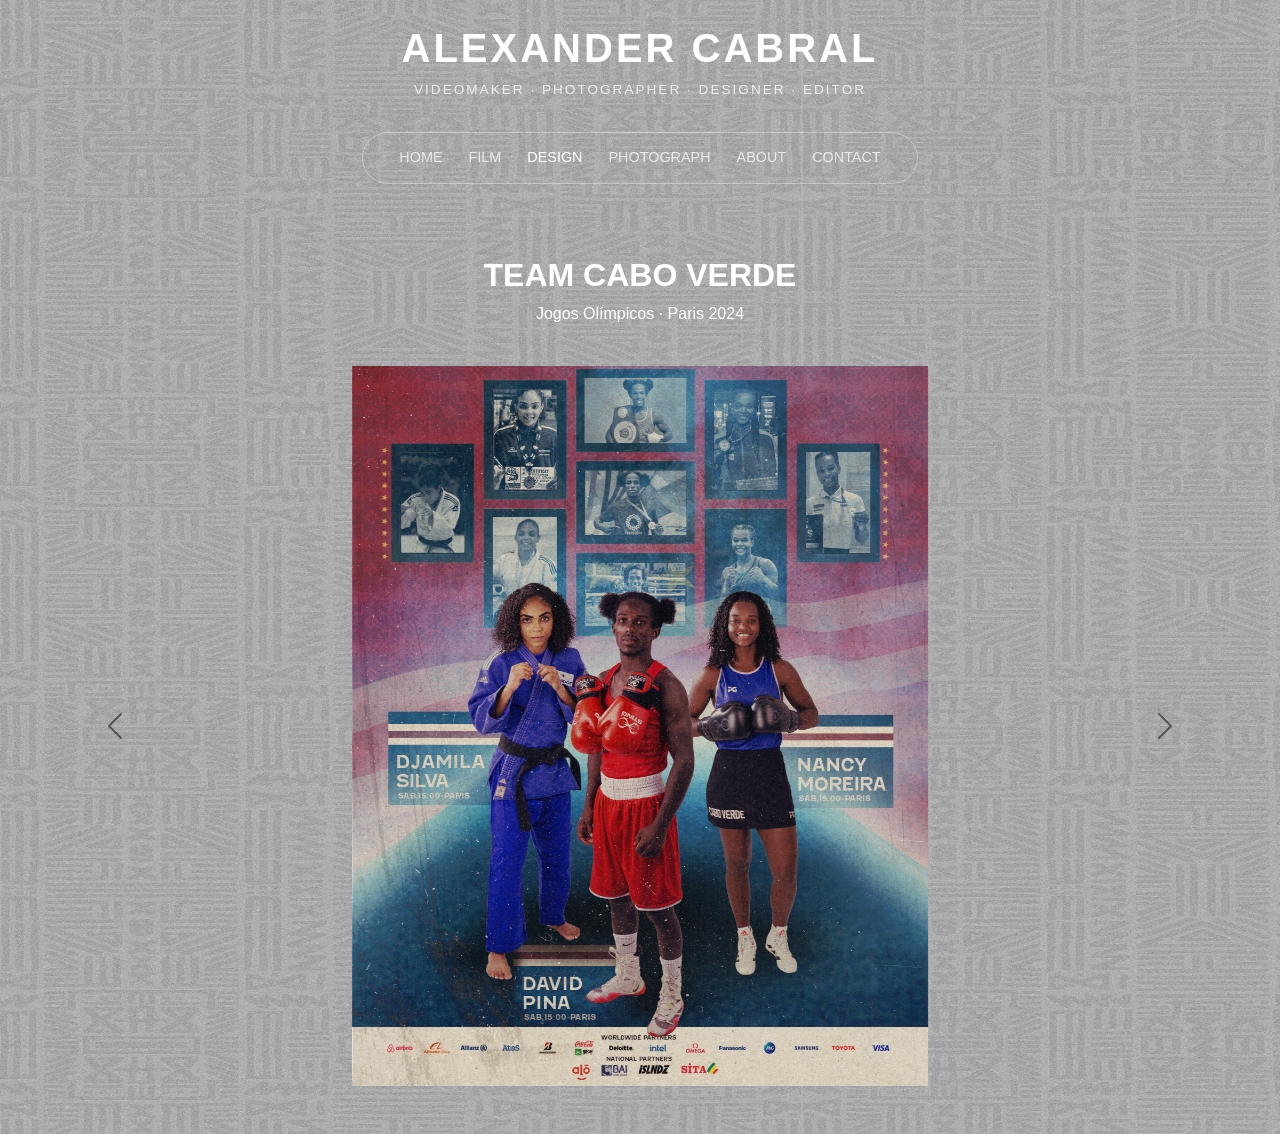
<file: teamcv.html>
<!DOCTYPE html>
<html lang="pt">
<head>
<meta charset="UTF-8">
<meta name="viewport" content="width=device-width, initial-scale=1.0">
<title>Team Cabo Verde – Paris 2024 | Alexander Cabral</title>

<!-- Bootstrap -->
<link href="https://cdn.jsdelivr.net/npm/bootstrap@5.3.3/dist/css/bootstrap.min.css" rel="stylesheet">

<!-- CSS -->
<link rel="stylesheet" href="style.css">

<style>
/* TÍTULO */
.reset-title {
  text-align: center;
  margin-bottom: 40px;
}

.reset-title h2 {
  font-weight: 600;
}

/* REMOVE QUALQUER FUNDO DO CAROUSEL */
.reset-carousel,
.reset-carousel .carousel-inner,
.reset-carousel .carousel-item {
  background: transparent !important;
}

/* IMAGENS */
.reset-carousel img {
  width: 100%;
  max-height: 650px;
  object-fit: contain;
  background: transparent; /* REMOVIDO O PRETO */
  display: block;
  margin: auto;
}

/* SETAS */
.carousel-control-prev,
.carousel-control-next {
  background: transparent;
  width: 6%;
}

.carousel-control-prev-icon,
.carousel-control-next-icon {
  filter: invert(1); /* setas brancas */
}
</style>
</head>

<body class="bg-page">


<!-- HEADER -->
<header class="text-center py-4">
<h1 class="site-title">ALEXANDER CABRAL</h1>
<p class="site-subtitle">VIDEOMAKER · PHOTOGRAPHER · DESIGNER · EDITOR</p>

<nav class="menu-pill mt-3">
<a href="index.html">HOME</a>
<a href="film.html">FILM</a>
<a href="design.html" class="active">DESIGN</a>
<a href="photograph.html">PHOTOGRAPH</a>
<a href="about.html">ABOUT</a>
<a href="contact.html">CONTACT</a>
</nav>
</header>

<!-- CONTEÚDO -->
<main class="container py-5">

<!-- TÍTULO -->
<div class="reset-title">
<h2>TEAM CABO VERDE</h2>
<p>Jogos Olímpicos · Paris 2024</p>
</div>

<!-- CAROUSEL -->
<div id="teamcvCarousel" class="carousel slide teamcv-carousel" data-bs-ride="carousel">

<div class="carousel-inner">

<div class="carousel-item active">
<img src="img/J/Jo_Test.png" alt="">
</div>

<div class="carousel-item">
<img src="img/J/JO_David Pina.png" alt="">
</div>

<div class="carousel-item">
<img src="img/J/JO_Djamila_.png" alt="">
</div>

<div class="carousel-item">
<img src="img/J/JO_Nancy.png" alt="">
</div>

<div class="carousel-item">
<img src="img/J/JO_Nancy_V2.png" alt="">
</div>

<div class="carousel-item">
<img src="img/J/Jo_V2.png" alt="">
</div>

</div>

<button class="carousel-control-prev" type="button" data-bs-target="#teamcvCarousel" data-bs-slide="prev">
<span class="carousel-control-prev-icon"></span>
</button>

<button class="carousel-control-next" type="button" data-bs-target="#teamcvCarousel" data-bs-slide="next">
<span class="carousel-control-next-icon"></span>
</button>

</div>

</main>

<script src="https://cdn.jsdelivr.net/npm/bootstrap@5.3.3/dist/js/bootstrap.bundle.min.js"></script>
</body>
</html>
</file>
<file: style.css>
/* RESET */
* {
  margin: 0;
  padding: 0;
  box-sizing: border-box;
}

html, body {
  width: 100%;
  min-height: 100%;
 
}

body {
  font-family: Arial, Helvetica, sans-serif;
  color: #fff;
}

/* HERO / HOME */

.hero {
  min-height: 100vh;
  display: flex;
  align-items: center;
  justify-content: center;
  text-align: center;

  background-image: url('img/textura.jpeg');
  background-size: cover;
  background-position: center;
  background-repeat: no-repeat;


}

/* NOME */
.name {
font-size: 4.5rem;       
font-weight: 700;
letter-spacing: 4px;
margin-bottom: 14px;
}

/* ROLES */
.roles {
font-size: 1.05rem;     
letter-spacing: 3px;
opacity: 0.85;
margin-bottom: 42px;
}

/* MENU */
.menu-pill {
display: inline-flex;
gap: 26px;
padding: 14px 36px;    
border-radius: 50px;
border: 1px solid rgba(255,255,255,0.35);
flex-wrap: wrap;
justify-content: center;
}

.menu-pill a {
color: #fff;
text-decoration: none;
font-size: 0.9rem;      
opacity: 0.75;
position: relative;
transition: opacity 0.3s ease;
}

.menu-pill a:hover,
.menu-pill a.active {
opacity: 1;
}

/* PÁGINAS INTERNAS */

body.bg-page {
  min-height: 100vh;
  background-image: url('img/textura_1.jpeg');
  background-size: 100% 100%;
  background-repeat: no-repeat;
}
}

html {
  overflow-y: scroll;
}

/* HEADER PADRÃO */
.site-title {
font-weight: 700;
letter-spacing: 3px;
}

.site-subtitle {
font-size: 0.85rem;
letter-spacing: 2px;
opacity: 0.8;
}

/* FILM / DESIGN CARDS */

.film-card {
background: #fff;
border-radius: 16px;
overflow: hidden;
cursor: pointer;
}

.film-thumb {
height: 480px;
background-size: cover;
background-position: center;
transition: transform 0.4s ease, filter 0.4s ease;
}

.film-card:hover .film-thumb {
transform: scale(1.05);
filter: brightness(0.85);
}

.film-info {
padding: 14px;
text-align: center;
}

.film-info h5 {
font-size: 1rem;
color: #000;
}

/* DESIGN GRID */

.design-card img {
width: 100%;
border-radius: 16px;
transition: transform 0.4s ease;
}

.design-card:hover img {
transform: scale(1.05);
}

/* CAROUSEL RESET */

.carousel,
.carousel-inner,
.carousel-item {
background: transparent !important;
}

.carousel-control-prev,
.carousel-control-next {
background: transparent;
width: 6%;
}

.carousel-control-prev-icon,
.carousel-control-next-icon {
filter: invert(1);
}

.carousel-item img {
background: transparent;
display: block;
margin: auto;
max-height: 80vh;
object-fit: contain;
}

/* RESPONSIVO */

@media (max-width: 768px) {

.name {
font-size: 3rem;
}

.roles {
font-size: 0.9rem;
}

.menu-pill {
gap: 18px;
padding: 12px 26px;
}

.menu-pill a {
font-size: 0.8rem;
}

}
</file>
